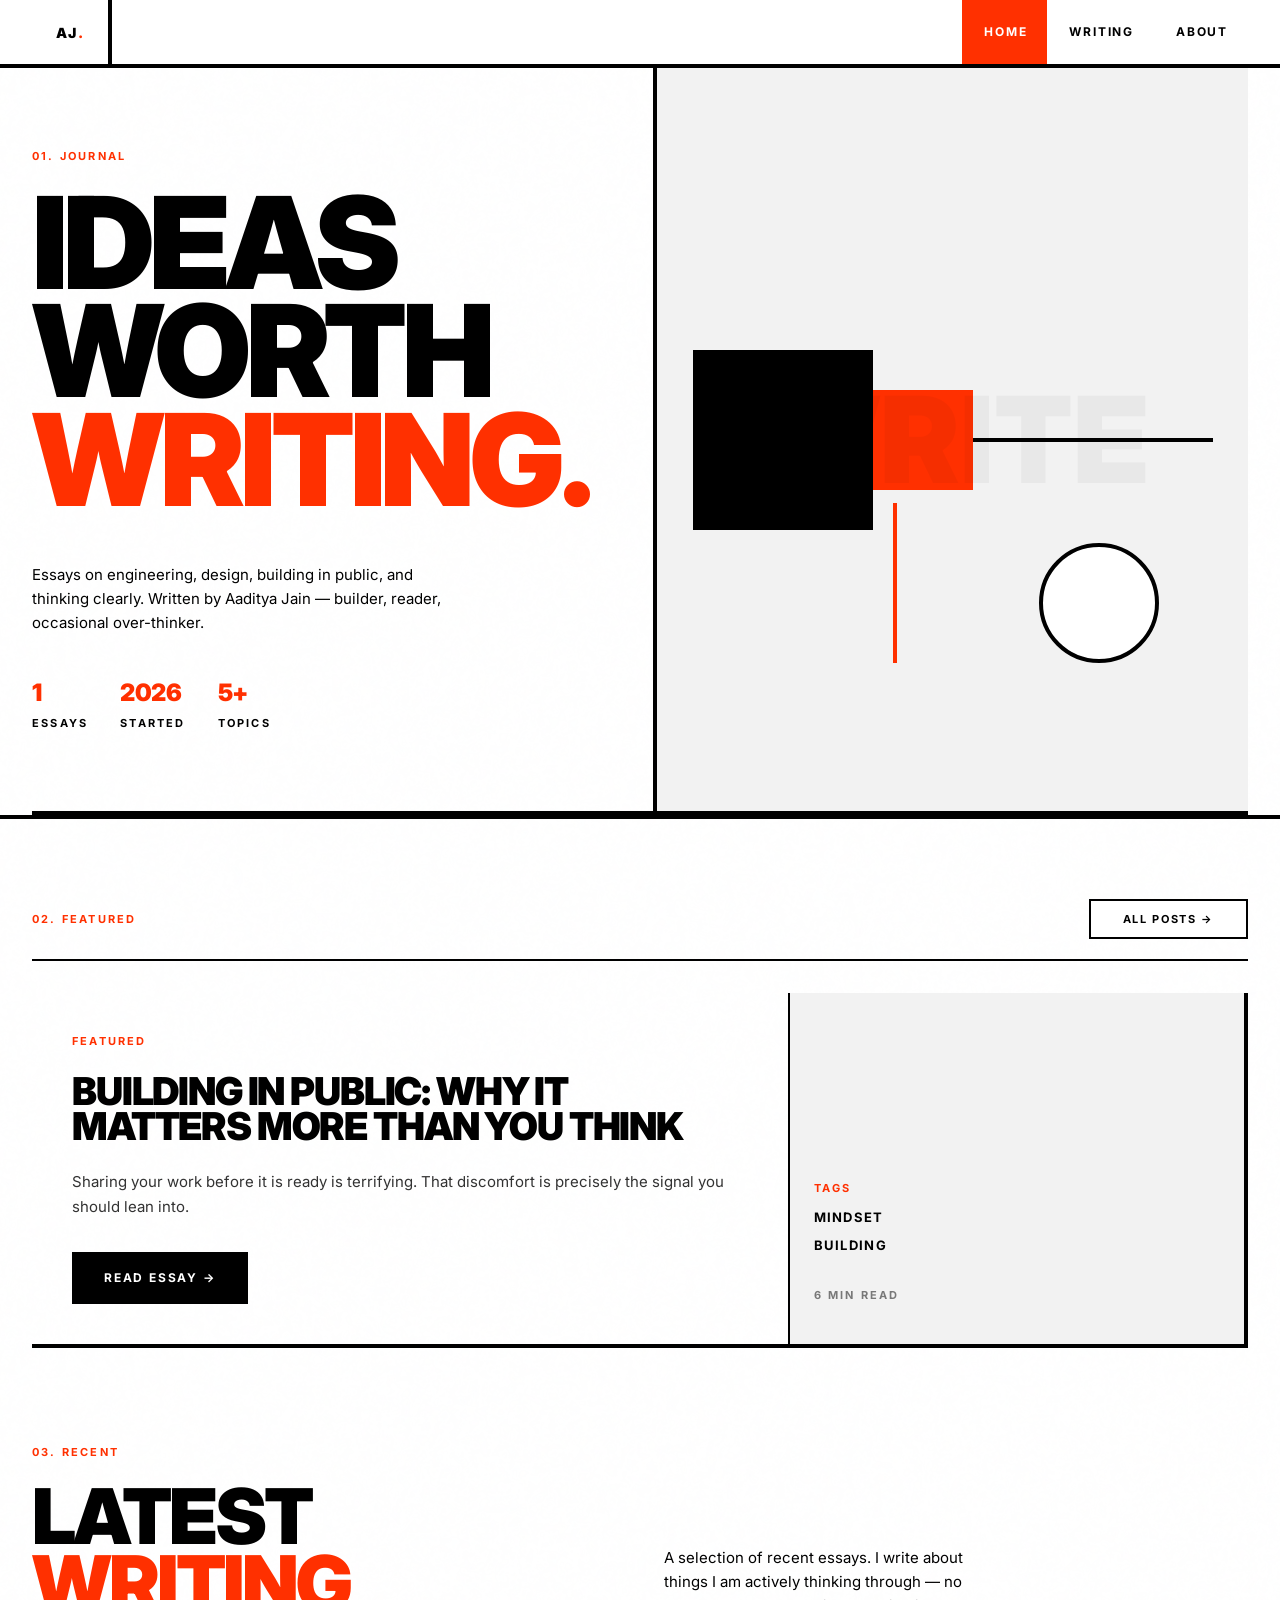
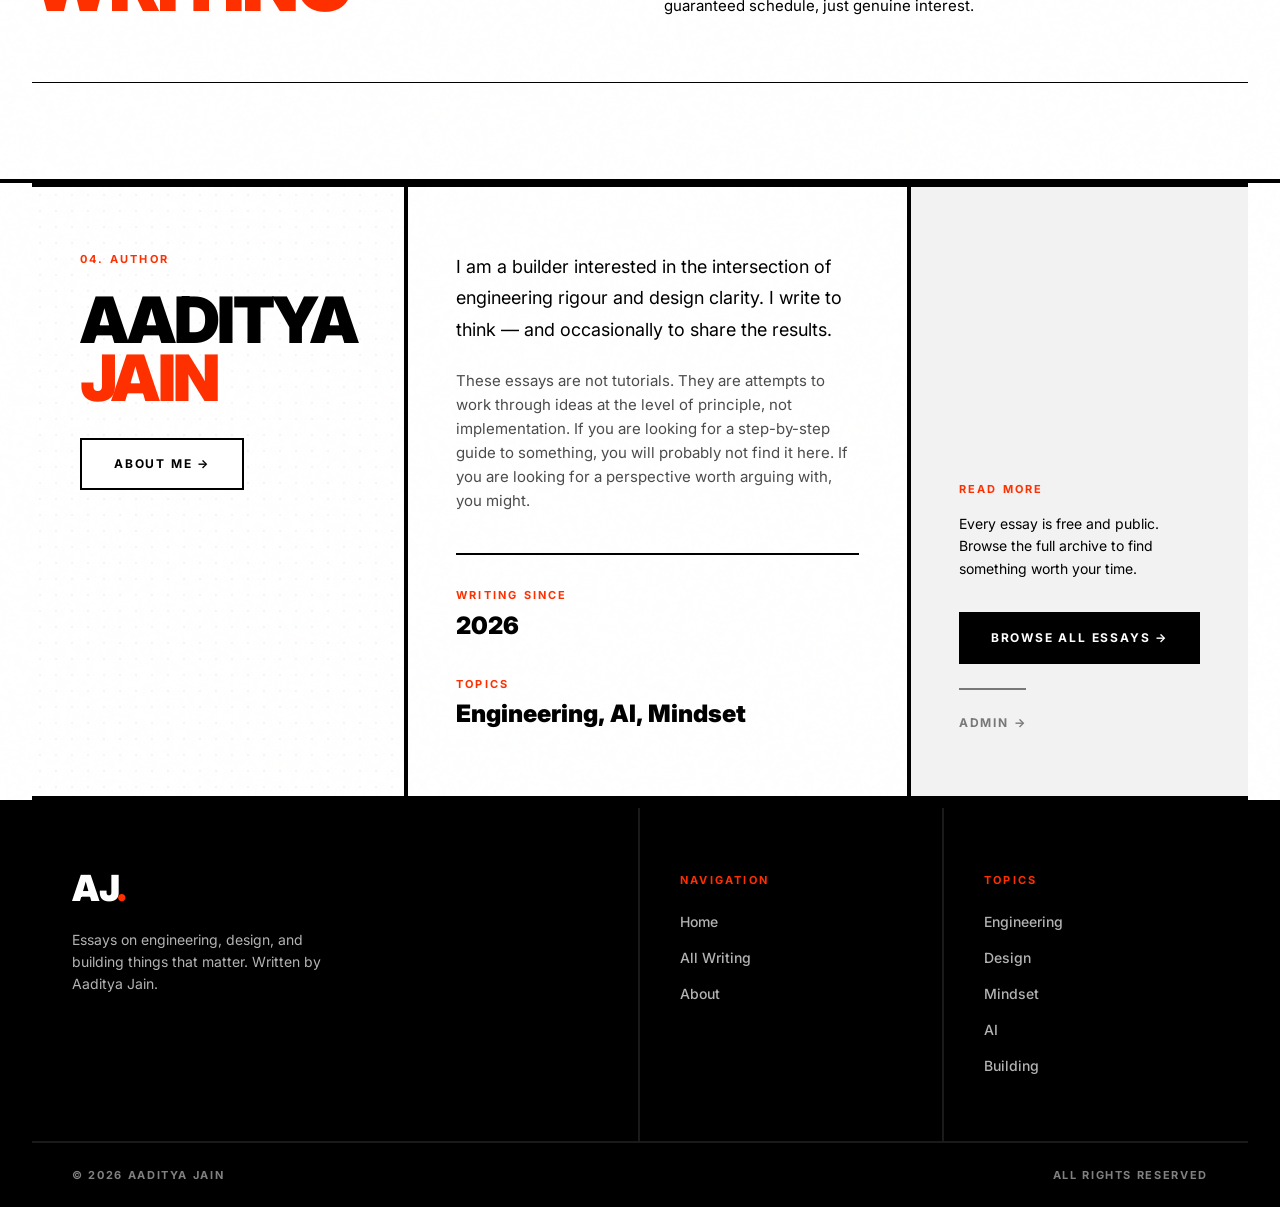
<file: index.html>
<!DOCTYPE html>
<html lang="en">

<head>
  <meta charset="UTF-8" />
  <meta name="viewport" content="width=device-width, initial-scale=1.0" />
  <meta name="description"
    content="Aaditya Jain's personal blog — essays on engineering, design, and building things that matter." />
  <title>AJ — Aaditya Jain's Blog</title>
  <link rel="preconnect" href="https://fonts.googleapis.com" />
  <link rel="preconnect" href="https://fonts.gstatic.com" crossorigin />
  <link href="https://fonts.googleapis.com/css2?family=Inter:wght@400;500;700;900&display=block" rel="stylesheet" />
  <link rel="stylesheet" href="css/style.css" />
  <style>
    body {
      background-image: url("data:image/svg+xml,%3Csvg viewBox='0 0 200 200' xmlns='http://www.w3.org/2000/svg'%3E%3Cfilter id='n'%3E%3CfeTurbulence type='fractalNoise' baseFrequency='0.65' numOctaves='3' stitchTiles='stitch'/%3E%3C/filter%3E%3Crect width='100%25' height='100%25' filter='url(%23n)' opacity='0.015'/%3E%3C/svg%3E");
    }
  </style>
</head>

<body>

  <!-- ── Navigation ────────────────────────────────────────────────── -->
  <nav>
    <div class="container">
      <div class="nav-inner">
        <a href="index.html" class="nav-logo">AJ<span style="color:var(--accent);">.</span></a>
        <ul class="nav-links">
          <li><a href="index.html">Home</a></li>
          <li><a href="blog.html">Writing</a></li>
          <li><a href="about.html">About</a></li>
        </ul>
        <button class="nav-mobile-toggle" id="mobile-toggle" aria-label="Toggle menu">☰</button>
      </div>
      <div class="nav-mobile-menu" id="mobile-menu">
        <a href="index.html">Home</a>
        <a href="blog.html">Writing</a>
        <a href="about.html">About</a>
      </div>
    </div>
  </nav>

  <!-- ── Hero ──────────────────────────────────────────────────────── -->
  <div class="container">
    <section class="hero">
      <div class="hero-left">
        <div>
          <span class="section-number">01. Journal</span>
          <h1 class="hero-display">
            Ideas<br />
            Worth<br />
            <span class="accent">Writing.</span>
          </h1>
          <p class="hero-sub">
            Essays on engineering, design, building in public, and thinking clearly. Written by Aaditya Jain — builder,
            reader, occasional over-thinker.
          </p>
        </div>
        <div class="hero-meta">
          <div class="hero-meta-item">
            <span id="post-stat">6</span>
            Essays
          </div>
          <div class="hero-meta-item">
            <span>2026</span>
            Started
          </div>
          <div class="hero-meta-item">
            <span>5+</span>
            Topics
          </div>
        </div>
      </div>
      <div class="hero-right swiss-grid-pattern">
        <div class="hero-composition">
          <div class="comp-text">WRITE</div>
          <div class="comp-block-1"></div>
          <div class="comp-block-2"></div>
          <div class="comp-block-3"></div>
          <div class="comp-circle"></div>
          <!-- Red accent line -->
          <div style="position:absolute;width:4px;height:160px;background:var(--accent);bottom:20%;left:40%;"></div>
        </div>
      </div>
    </section>
  </div>

  <div class="divider"></div>

  <!-- ── Featured Post ─────────────────────────────────────────────── -->
  <section style="padding: 80px 0 0;">
    <div class="container">
      <div
        style="display:flex;align-items:center;justify-content:space-between;margin-bottom:32px;padding-bottom:20px;border-bottom:2px solid #000;">
        <span class="section-number" style="margin-bottom:0;">02. Featured</span>
        <a href="blog.html" class="btn btn-secondary" style="height:40px;font-size:11px;">All Posts →</a>
      </div>
      <div id="featured-post"></div>
    </div>
  </section>

  <!-- ── Recent Posts ───────────────────────────────────────────────── -->
  <section class="section">
    <div class="container">
      <div class="section-header">
        <div>
          <span class="section-number">03. Recent</span>
          <h2 class="section-title">Latest<br /><span class="text-accent">Writing</span></h2>
        </div>
        <div style="display:flex;align-items:flex-end;">
          <p style="font-size:15px;line-height:1.6;max-width:340px;">A selection of recent essays. I write about things
            I am actively thinking through — no guaranteed schedule, just genuine interest.</p>
        </div>
      </div>
      <div class="divider-thin" style="margin-bottom:0;"></div>
      <div class="posts-grid" id="recent-posts"></div>
    </div>
  </section>

  <div class="divider"></div>

  <!-- ── About Strip ────────────────────────────────────────────────── -->
  <section>
    <div class="container">
      <div class="about-strip">
        <div class="swiss-dots">
          <span class="section-number">04. Author</span>
          <div
            style="font-size:clamp(40px,5vw,64px);font-weight:900;text-transform:uppercase;letter-spacing:-0.04em;line-height:.9;margin-bottom:24px;">
            Aaditya<br /><span class="text-accent">Jain</span>
          </div>
          <a href="about.html" class="btn btn-secondary" style="margin-top:8px;">About Me →</a>
        </div>
        <div>
          <p style="font-size:18px;line-height:1.75;margin-bottom:24px;font-weight:400;">
            I am a builder interested in the intersection of engineering rigour and design clarity. I write to think —
            and occasionally to share the results.
          </p>
          <p style="font-size:15px;line-height:1.6;opacity:.7;font-weight:400;">
            These essays are not tutorials. They are attempts to work through ideas at the level of principle, not
            implementation. If you are looking for a step-by-step guide to something, you will probably not find it
            here. If you are looking for a perspective worth arguing with, you might.
          </p>
          <div style="margin-top:40px;padding-top:32px;border-top:2px solid #000;display:flex;gap:32px;flex-wrap:wrap;">
            <div>
              <div class="label label-accent">Writing since</div>
              <div style="font-size:24px;font-weight:900;margin-top:4px;">2026</div>
            </div>
            <div>
              <div class="label label-accent">Topics</div>
              <div style="font-size:24px;font-weight:900;margin-top:4px;">Engineering, AI, Mindset</div>
            </div>
          </div>
        </div>
        <div class="bg-muted swiss-diagonal"
          style="display:flex;flex-direction:column;align-items:flex-start;justify-content:flex-end;">
          <div class="label label-accent" style="margin-bottom:16px;">Read More</div>
          <p style="font-size:14px;line-height:1.6;margin-bottom:32px;font-weight:400;">Every essay is free and public.
            Browse the full archive to find something worth your time.</p>
          <a href="blog.html" class="btn btn-primary" style="width:100%;justify-content:center;">Browse All Essays →</a>
          <div
            style="margin-top:24px;padding-top:24px;border-top:2px solid #000;font-size:12px;font-weight:700;text-transform:uppercase;letter-spacing:.15em;opacity:.5;">
            <a href="admin.html" style="color:inherit;transition:opacity .15s;" onmouseover="this.style.opacity=1"
              onmouseout="this.style.opacity=.5">Admin →</a>
          </div>
        </div>
      </div>
    </div>
  </section>

  <div class="divider"></div>

  <!-- ── Footer ─────────────────────────────────────────────────────── -->
  <footer>
    <div class="container">
      <div class="footer-top">
        <div class="footer-col">
          <div class="footer-logo">AJ<span>.</span></div>
          <p class="footer-desc">Essays on engineering, design, and building things that matter. Written by Aaditya
            Jain.</p>
        </div>
        <div class="footer-col">
          <div class="footer-col-title">Navigation</div>
          <ul class="footer-links">
            <li><a href="index.html">Home</a></li>
            <li><a href="blog.html">All Writing</a></li>
            <li><a href="about.html">About</a></li>
          </ul>
        </div>
        <div class="footer-col">
          <div class="footer-col-title">Topics</div>
          <ul class="footer-links">
            <li><a href="blog.html?tag=Engineering">Engineering</a></li>
            <li><a href="blog.html?tag=Design">Design</a></li>
            <li><a href="blog.html?tag=Mindset">Mindset</a></li>
            <li><a href="blog.html?tag=AI">AI</a></li>
            <li><a href="blog.html?tag=Building">Building</a></li>
          </ul>
        </div>
      </div>
      <div class="footer-bottom">
        <span>© 2026 Aaditya Jain</span>
        <span>All rights reserved</span>
      </div>
    </div>
  </footer>

  <script src="js/data.js"></script>
  <script src="js/main.js"></script>

</body>

</html>
</file>
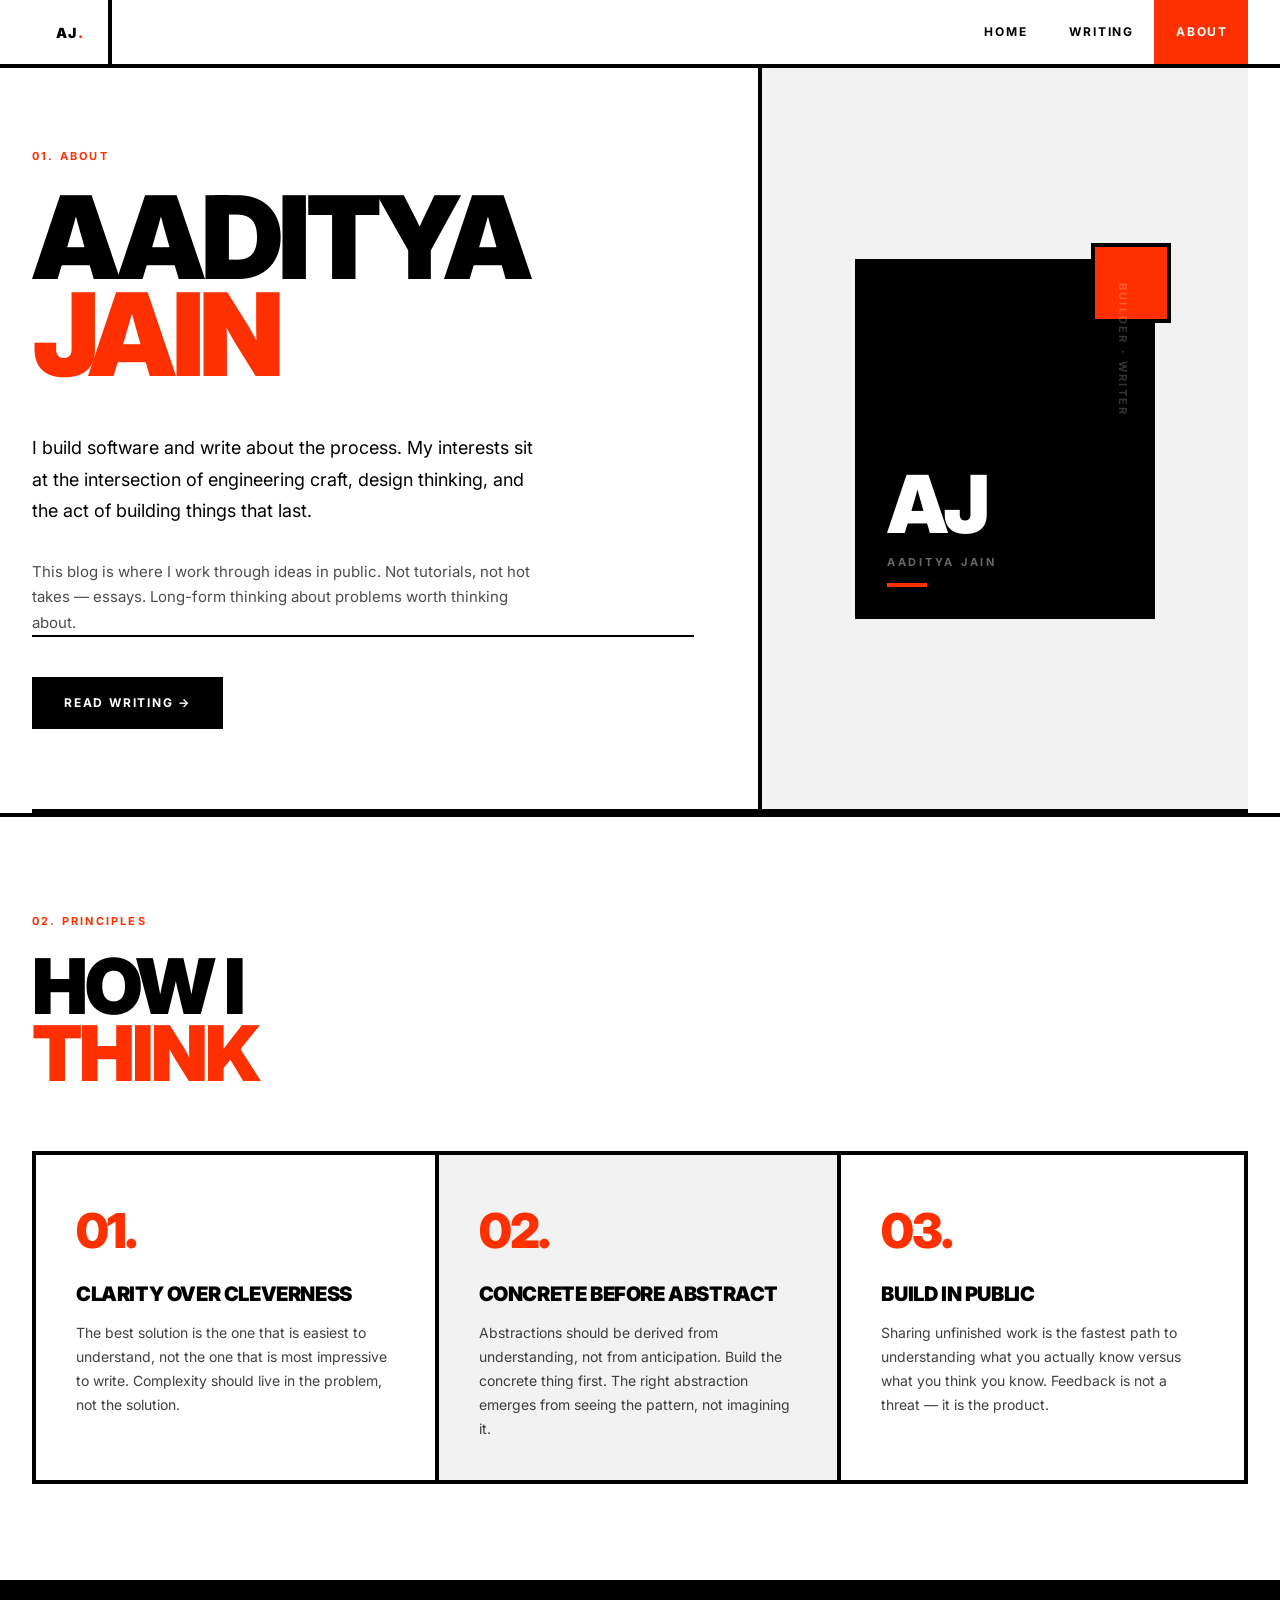
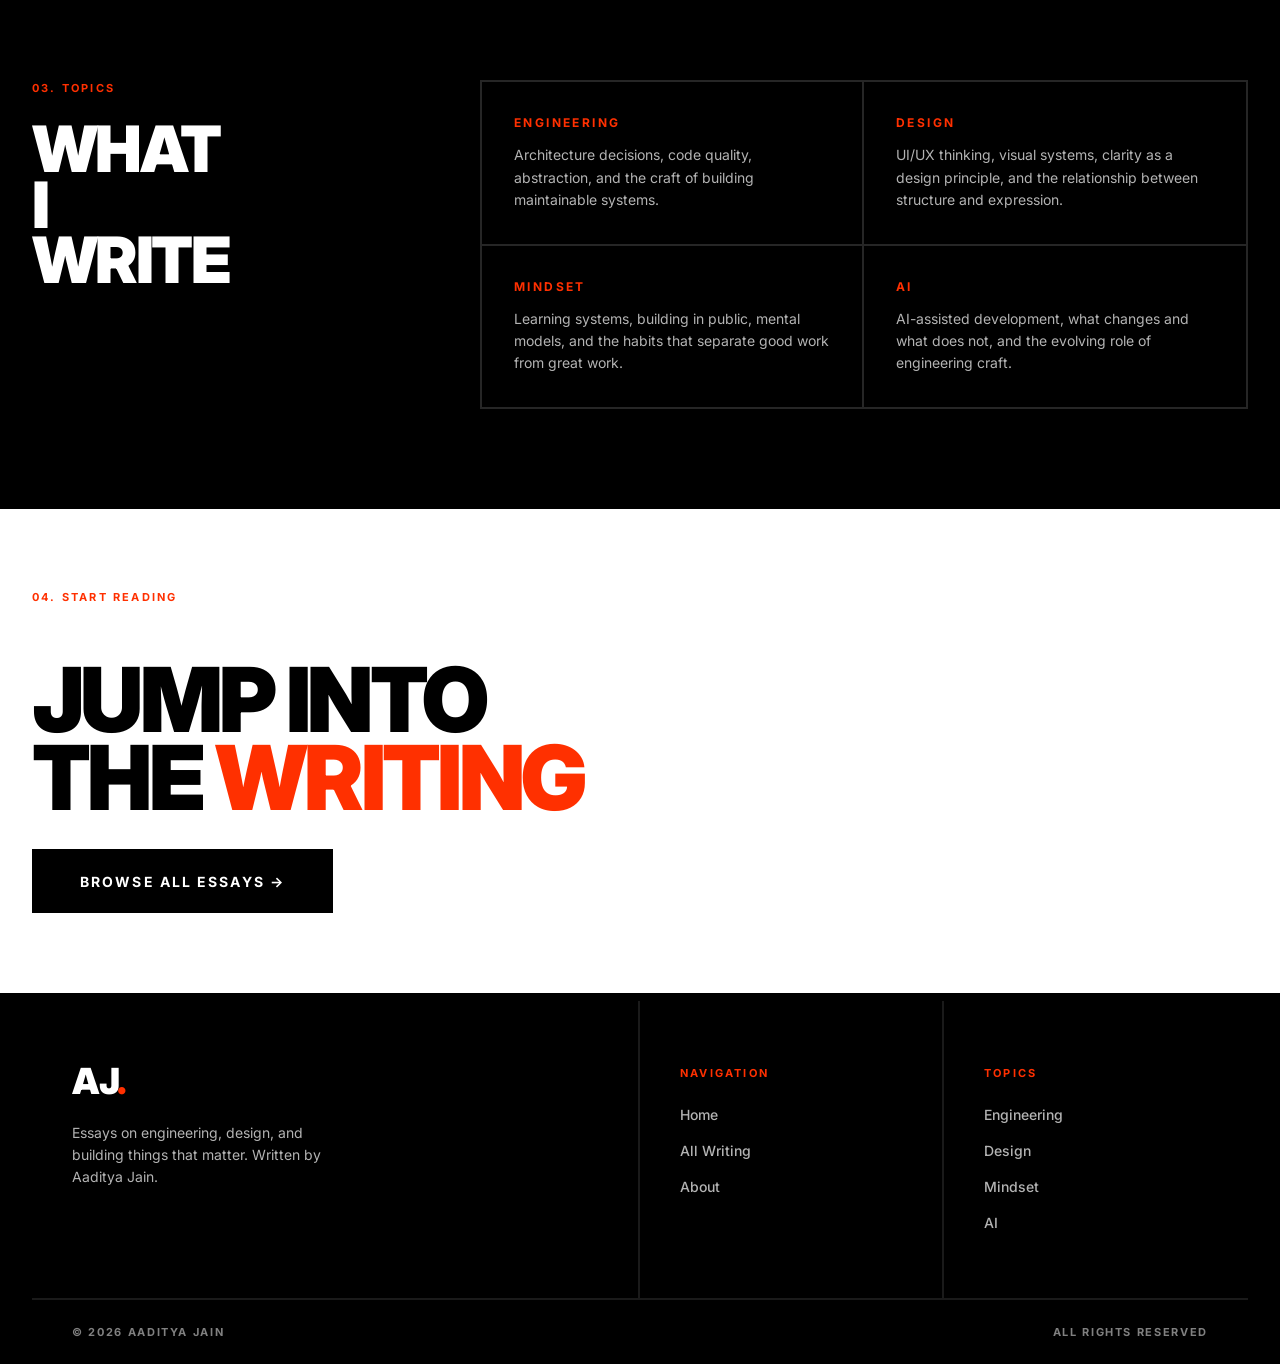
<file: about.html>
<!DOCTYPE html>
<html lang="en">
<head>
  <meta charset="UTF-8" />
  <meta name="viewport" content="width=device-width, initial-scale=1.0" />
  <meta name="description" content="About Aaditya Jain — builder, engineer, and writer." />
  <title>About — AJ Blog</title>
  <link rel="preconnect" href="https://fonts.googleapis.com" />
  <link rel="preconnect" href="https://fonts.gstatic.com" crossorigin />
  <link href="https://fonts.googleapis.com/css2?family=Inter:wght@400;500;700;900&display=block" rel="stylesheet" />
  <link rel="stylesheet" href="css/style.css" />
</head>
<body>

<!-- ── Navigation ────────────────────────────────────────────────── -->
<nav>
  <div class="container">
    <div class="nav-inner">
      <a href="index.html" class="nav-logo">AJ<span style="color:var(--accent);">.</span></a>
      <ul class="nav-links">
        <li><a href="index.html">Home</a></li>
        <li><a href="blog.html">Writing</a></li>
        <li><a href="about.html">About</a></li>
      </ul>
      <button class="nav-mobile-toggle" id="mobile-toggle" aria-label="Toggle menu">☰</button>
    </div>
    <div class="nav-mobile-menu" id="mobile-menu">
      <a href="index.html">Home</a>
      <a href="blog.html">Writing</a>
      <a href="about.html">About</a>
    </div>
  </div>
</nav>

<!-- ── Hero ──────────────────────────────────────────────────────── -->
<div class="container">
  <div class="about-hero">
    <div class="about-hero-left">
      <div>
        <span class="section-number">01. About</span>
        <h1 style="font-size:clamp(64px,9vw,140px);font-weight:900;text-transform:uppercase;letter-spacing:-0.04em;line-height:.85;margin-bottom:48px;">
          Aaditya<br /><span class="text-accent">Jain</span>
        </h1>
        <p style="font-size:18px;line-height:1.75;max-width:520px;margin-bottom:32px;">
          I build software and write about the process. My interests sit at the intersection of engineering craft, design thinking, and the act of building things that last.
        </p>
        <p style="font-size:15px;line-height:1.7;max-width:520px;opacity:.7;">
          This blog is where I work through ideas in public. Not tutorials, not hot takes — essays. Long-form thinking about problems worth thinking about.
        </p>
      </div>
      <div style="display:flex;gap:24px;flex-wrap:wrap;padding-top:40px;border-top:2px solid #000;">
        <a href="blog.html" class="btn btn-primary">Read Writing →</a>
      </div>
    </div>
    <div class="about-hero-right swiss-grid-pattern">
      <!-- Swiss geometric composition -->
      <div style="position:relative;width:300px;height:360px;">
        <!-- Large black rect -->
        <div style="position:absolute;inset:0;background:#000;"></div>
        <!-- Accent square top-right -->
        <div style="position:absolute;top:-16px;right:-16px;width:80px;height:80px;background:#FF3000;border:4px solid #000;"></div>
        <!-- White initials block -->
        <div style="position:absolute;bottom:32px;left:32px;right:32px;">
          <div style="font-size:80px;font-weight:900;color:#fff;letter-spacing:-.06em;line-height:.85;">AJ</div>
          <div style="font-size:11px;font-weight:700;text-transform:uppercase;letter-spacing:.25em;color:rgba(255,255,255,.4);margin-top:16px;">Aaditya Jain</div>
          <div style="width:40px;height:4px;background:#FF3000;margin-top:12px;"></div>
        </div>
        <!-- Decorative grid overlay text -->
        <div style="position:absolute;top:24px;right:24px;font-size:11px;font-weight:700;color:rgba(255,255,255,.2);text-transform:uppercase;letter-spacing:.2em;writing-mode:vertical-rl;">Builder · Writer</div>
      </div>
    </div>
  </div>
</div>

<div class="divider"></div>

<!-- ── Principles ─────────────────────────────────────────────────── -->
<section class="section">
  <div class="container">
    <span class="section-number">02. Principles</span>
    <h2 class="section-title" style="margin-bottom:64px;">How I<br /><span class="text-accent">Think</span></h2>
    <div style="display:grid;grid-template-columns:repeat(3,1fr);border:4px solid #000;" class="principles-grid">
      <div style="padding:40px;border-right:4px solid #000;">
        <div style="font-size:48px;font-weight:900;color:var(--accent);letter-spacing:-0.04em;margin-bottom:16px;">01.</div>
        <h3 style="font-size:20px;font-weight:900;text-transform:uppercase;letter-spacing:-0.02em;margin-bottom:16px;line-height:1.1;">Clarity over cleverness</h3>
        <p style="font-size:14px;line-height:1.7;opacity:.75;font-weight:400;">The best solution is the one that is easiest to understand, not the one that is most impressive to write. Complexity should live in the problem, not the solution.</p>
      </div>
      <div style="padding:40px;border-right:4px solid #000;background:var(--muted);">
        <div style="font-size:48px;font-weight:900;color:var(--accent);letter-spacing:-0.04em;margin-bottom:16px;">02.</div>
        <h3 style="font-size:20px;font-weight:900;text-transform:uppercase;letter-spacing:-0.02em;margin-bottom:16px;line-height:1.1;">Concrete before abstract</h3>
        <p style="font-size:14px;line-height:1.7;opacity:.75;font-weight:400;">Abstractions should be derived from understanding, not from anticipation. Build the concrete thing first. The right abstraction emerges from seeing the pattern, not imagining it.</p>
      </div>
      <div style="padding:40px;">
        <div style="font-size:48px;font-weight:900;color:var(--accent);letter-spacing:-0.04em;margin-bottom:16px;">03.</div>
        <h3 style="font-size:20px;font-weight:900;text-transform:uppercase;letter-spacing:-0.02em;margin-bottom:16px;line-height:1.1;">Build in public</h3>
        <p style="font-size:14px;line-height:1.7;opacity:.75;font-weight:400;">Sharing unfinished work is the fastest path to understanding what you actually know versus what you think you know. Feedback is not a threat — it is the product.</p>
      </div>
    </div>
    <style>@media(max-width:768px){.principles-grid{grid-template-columns:1fr !important;} .principles-grid>div{border-right:none !important;border-bottom:4px solid #000;} .principles-grid>div:last-child{border-bottom:none;}}</style>
  </div>
</section>

<div class="divider"></div>

<!-- ── What I Write About ─────────────────────────────────────────── -->
<section class="section" style="background:var(--fg);color:var(--bg);">
  <div class="container">
    <div style="display:grid;grid-template-columns:1fr 2fr;gap:64px;align-items:start;">
      <div>
        <span class="section-number" style="color:var(--accent);">03. Topics</span>
        <h2 style="font-size:clamp(40px,5vw,72px);font-weight:900;text-transform:uppercase;letter-spacing:-0.04em;line-height:.87;">What<br />I<br />Write</h2>
      </div>
      <div style="display:grid;grid-template-columns:1fr 1fr;gap:0;border:2px solid rgba(255,255,255,.15);">
        <div style="padding:32px;border-right:2px solid rgba(255,255,255,.15);border-bottom:2px solid rgba(255,255,255,.15);">
          <div style="font-size:12px;font-weight:700;text-transform:uppercase;letter-spacing:.2em;color:var(--accent);margin-bottom:12px;">Engineering</div>
          <p style="font-size:14px;line-height:1.6;opacity:.7;font-weight:400;">Architecture decisions, code quality, abstraction, and the craft of building maintainable systems.</p>
        </div>
        <div style="padding:32px;border-bottom:2px solid rgba(255,255,255,.15);">
          <div style="font-size:12px;font-weight:700;text-transform:uppercase;letter-spacing:.2em;color:var(--accent);margin-bottom:12px;">Design</div>
          <p style="font-size:14px;line-height:1.6;opacity:.7;font-weight:400;">UI/UX thinking, visual systems, clarity as a design principle, and the relationship between structure and expression.</p>
        </div>
        <div style="padding:32px;border-right:2px solid rgba(255,255,255,.15);">
          <div style="font-size:12px;font-weight:700;text-transform:uppercase;letter-spacing:.2em;color:var(--accent);margin-bottom:12px;">Mindset</div>
          <p style="font-size:14px;line-height:1.6;opacity:.7;font-weight:400;">Learning systems, building in public, mental models, and the habits that separate good work from great work.</p>
        </div>
        <div style="padding:32px;">
          <div style="font-size:12px;font-weight:700;text-transform:uppercase;letter-spacing:.2em;color:var(--accent);margin-bottom:12px;">AI</div>
          <p style="font-size:14px;line-height:1.6;opacity:.7;font-weight:400;">AI-assisted development, what changes and what does not, and the evolving role of engineering craft.</p>
        </div>
      </div>
    </div>
  </div>
</section>

<div class="divider"></div>

<!-- ── CTA ────────────────────────────────────────────────────────── -->
<section style="padding:80px 0;">
  <div class="container" style="display:flex;flex-direction:column;align-items:flex-start;gap:32px;">
    <span class="section-number">04. Start Reading</span>
    <h2 style="font-size:clamp(48px,7vw,112px);font-weight:900;text-transform:uppercase;letter-spacing:-0.04em;line-height:.87;max-width:900px;">
      Jump into<br/>the <span class="text-accent">writing</span>
    </h2>
    <a href="blog.html" class="btn btn-primary" style="height:64px;font-size:14px;padding:0 48px;">Browse All Essays →</a>
  </div>
</section>

<div class="divider"></div>

<!-- ── Footer ─────────────────────────────────────────────────────── -->
<footer>
  <div class="container">
    <div class="footer-top">
      <div class="footer-col">
        <div class="footer-logo">AJ<span>.</span></div>
        <p class="footer-desc">Essays on engineering, design, and building things that matter. Written by Aaditya Jain.</p>
      </div>
      <div class="footer-col">
        <div class="footer-col-title">Navigation</div>
        <ul class="footer-links">
          <li><a href="index.html">Home</a></li>
          <li><a href="blog.html">All Writing</a></li>
          <li><a href="about.html">About</a></li>
        </ul>
      </div>
      <div class="footer-col">
        <div class="footer-col-title">Topics</div>
        <ul class="footer-links">
          <li><a href="blog.html?tag=Engineering">Engineering</a></li>
          <li><a href="blog.html?tag=Design">Design</a></li>
          <li><a href="blog.html?tag=Mindset">Mindset</a></li>
          <li><a href="blog.html?tag=AI">AI</a></li>
        </ul>
      </div>
    </div>
    <div class="footer-bottom">
      <span>© 2026 Aaditya Jain</span>
      <span>All rights reserved</span>
    </div>
  </div>
</footer>

<script src="js/data.js"></script>
<script src="js/main.js"></script>
</body>
</html>
</file>
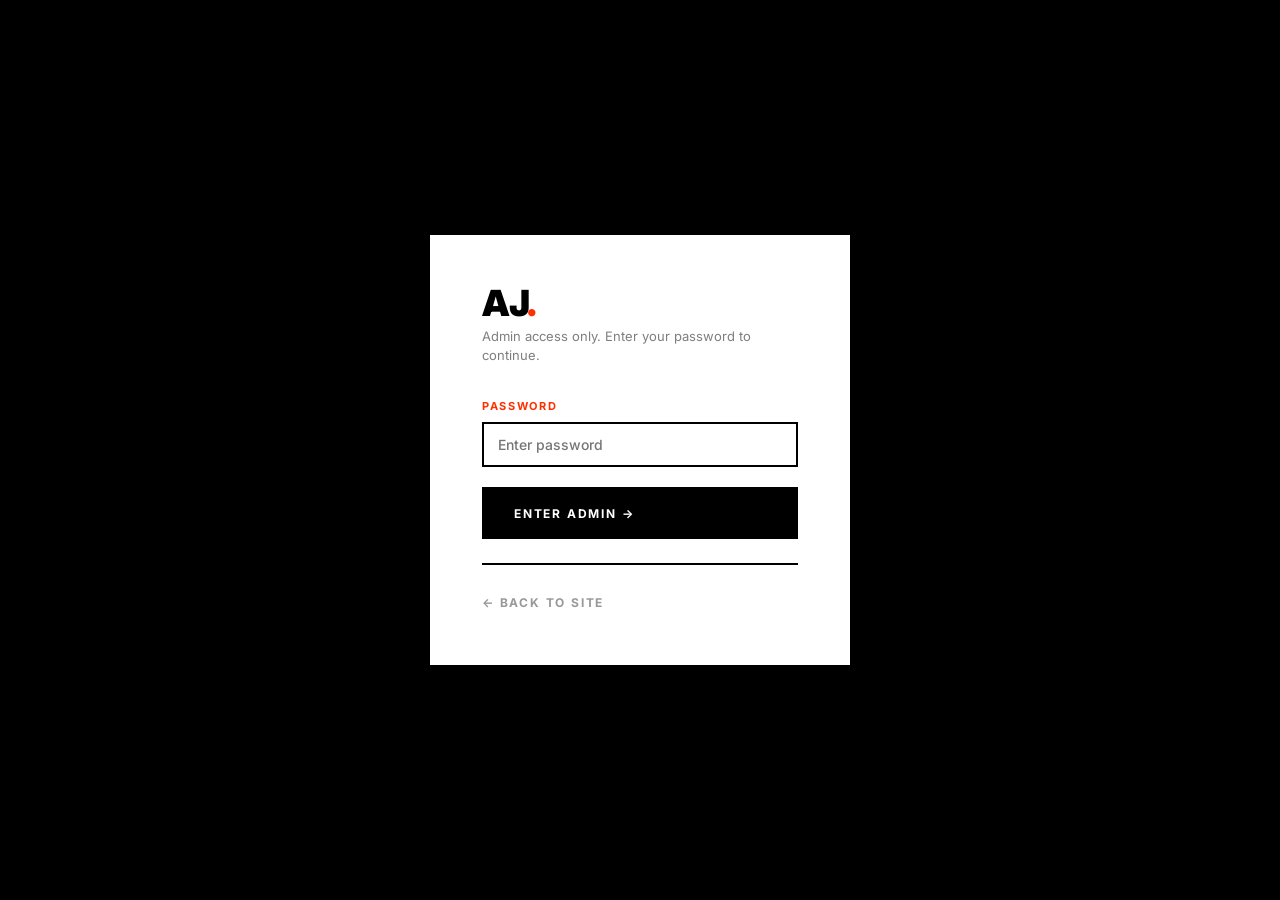
<file: admin.html>
<!DOCTYPE html>
<html lang="en">

<head>
  <meta charset="UTF-8" />
  <meta name="viewport" content="width=device-width,initial-scale=1.0" />
  <meta name="robots" content="noindex,nofollow" />
  <title>Admin — AJ Blog</title>
  <link rel="preconnect" href="https://fonts.googleapis.com" />
  <link href="https://fonts.googleapis.com/css2?family=Inter:wght@400;500;700;900&display=block" rel="stylesheet" />
  <link rel="stylesheet" href="css/style.css" />
  <style>
    /* ── Admin-specific ─────────────────────────────── */
    .admin-wrap {
      max-width: 1100px;
      margin: 0 auto;
      padding: 0 32px 120px;
    }

    .admin-topbar {
      display: flex;
      align-items: center;
      justify-content: space-between;
      padding: 20px 0;
      border-bottom: 4px solid #000;
      margin-bottom: 48px;
      flex-wrap: wrap;
      gap: 16px;
    }

    .admin-topbar h1 {
      font-size: 28px;
      font-weight: 900;
      text-transform: uppercase;
      letter-spacing: -.03em;
    }

    .admin-topbar-actions {
      display: flex;
      gap: 12px;
      flex-wrap: wrap;
    }

    /* Post list table */
    .post-table {
      width: 100%;
      border: 4px solid #000;
      border-collapse: collapse;
    }

    .post-table th,
    .post-table td {
      padding: 16px 20px;
      border-bottom: 2px solid #000;
      text-align: left;
    }

    .post-table th {
      font-size: 11px;
      font-weight: 700;
      text-transform: uppercase;
      letter-spacing: .2em;
      background: #000;
      color: #fff;
    }

    .post-table tr:last-child td {
      border-bottom: none;
    }

    .post-table tr:hover td {
      background: #F2F2F2;
    }

    .post-table td {
      font-size: 14px;
      font-weight: 500;
      vertical-align: middle;
    }

    .post-table .tag-pill {
      font-size: 10px;
      font-weight: 700;
      text-transform: uppercase;
      letter-spacing: .1em;
      padding: 3px 8px;
      border: 2px solid #000;
      display: inline-block;
      margin-right: 4px;
    }

    .post-table .featured-star {
      color: #FF3000;
      font-weight: 900;
    }

    .post-actions {
      display: flex;
      gap: 8px;
    }

    /* Form overlay */
    .overlay {
      display: none;
      position: fixed;
      inset: 0;
      background: rgba(0, 0, 0, .7);
      z-index: 200;
      align-items: center;
      justify-content: center;
      padding: 24px;
    }

    .overlay.open {
      display: flex;
    }

    .form-panel {
      background: #fff;
      border: 4px solid #000;
      width: 100%;
      max-width: 780px;
      max-height: 90vh;
      overflow-y: auto;
      display: flex;
      flex-direction: column;
    }

    .form-header {
      padding: 24px 28px;
      border-bottom: 4px solid #000;
      display: flex;
      align-items: center;
      justify-content: space-between;
      position: sticky;
      top: 0;
      background: #fff;
      z-index: 10;
    }

    .form-header h2 {
      font-size: 18px;
      font-weight: 900;
      text-transform: uppercase;
      letter-spacing: -.02em;
    }

    .form-body {
      padding: 28px;
      display: flex;
      flex-direction: column;
      gap: 20px;
    }

    .form-row {
      display: grid;
      grid-template-columns: 1fr 1fr;
      gap: 16px;
    }

    .form-group {
      display: flex;
      flex-direction: column;
      gap: 8px;
    }

    .form-group label {
      font-size: 11px;
      font-weight: 700;
      text-transform: uppercase;
      letter-spacing: .15em;
      color: #FF3000;
    }

    .form-group input,
    .form-group textarea,
    .form-group select {
      font-family: 'Inter', sans-serif;
      font-size: 14px;
      font-weight: 500;
      border: 2px solid #000;
      padding: 12px 14px;
      background: #fff;
      outline: none;
      transition: border-color .15s;
    }

    .form-group input:focus,
    .form-group textarea:focus {
      border-color: #FF3000;
    }

    .form-group textarea {
      resize: vertical;
      min-height: 120px;
      line-height: 1.6;
    }

    .form-group textarea.content-area {
      min-height: 280px;
      font-family: 'Courier New', monospace;
      font-size: 13px;
    }

    .form-group .hint {
      font-size: 11px;
      opacity: .5;
      font-weight: 400;
    }

    .form-check {
      display: flex;
      align-items: center;
      gap: 10px;
    }

    .form-check input[type=checkbox] {
      width: 18px;
      height: 18px;
      accent-color: #FF3000;
      cursor: pointer;
    }

    .form-footer {
      padding: 20px 28px;
      border-top: 4px solid #000;
      display: flex;
      justify-content: flex-end;
      gap: 12px;
      position: sticky;
      bottom: 0;
      background: #fff;
    }

    /* Login screen */
    .login-screen {
      min-height: 100vh;
      display: flex;
      align-items: center;
      justify-content: center;
      background: #000;
      padding: 24px;
    }

    .login-box {
      background: #fff;
      border: 4px solid #fff;
      width: 100%;
      max-width: 420px;
      padding: 48px;
    }

    .login-box h1 {
      font-size: 36px;
      font-weight: 900;
      text-transform: uppercase;
      letter-spacing: -.04em;
      margin-bottom: 8px;
    }

    .login-box p {
      font-size: 13px;
      opacity: .5;
      margin-bottom: 32px;
    }

    .login-error {
      font-size: 12px;
      font-weight: 700;
      color: #FF3000;
      margin-top: 12px;
      display: none;
    }

    /* Confirm dialog */
    .confirm-overlay {
      display: none;
      position: fixed;
      inset: 0;
      background: rgba(0, 0, 0, .8);
      z-index: 300;
      align-items: center;
      justify-content: center;
      padding: 24px;
    }

    .confirm-overlay.open {
      display: flex;
    }

    .confirm-box {
      background: #fff;
      border: 4px solid #000;
      padding: 40px;
      max-width: 420px;
      width: 100%;
    }

    .confirm-box h3 {
      font-size: 20px;
      font-weight: 900;
      text-transform: uppercase;
      letter-spacing: -.02em;
      margin-bottom: 12px;
    }

    .confirm-box p {
      font-size: 14px;
      opacity: .7;
      margin-bottom: 28px;
      line-height: 1.6;
    }

    .confirm-actions {
      display: flex;
      gap: 12px;
    }

    /* Toast */
    .toast {
      position: fixed;
      bottom: 32px;
      right: 32px;
      z-index: 400;
      padding: 16px 24px;
      background: #000;
      color: #fff;
      font-size: 13px;
      font-weight: 700;
      text-transform: uppercase;
      letter-spacing: .1em;
      border: 2px solid #000;
      transform: translateY(80px);
      opacity: 0;
      transition: transform .2s ease-out, opacity .2s ease-out;
    }

    .toast.show {
      transform: translateY(0);
      opacity: 1;
    }

    .toast.success {
      background: #000;
      border-left: 4px solid #FF3000;
    }

    .toast.error {
      background: #FF3000;
      color: #fff;
    }

    @media(max-width:640px) {
      .form-row {
        grid-template-columns: 1fr;
      }

      .admin-wrap {
        padding: 0 16px 80px;
      }
    }
  </style>
</head>

<body>

  <!-- ── Login Screen ───────────────────────────────────────────────── -->
  <div id="login-screen" class="login-screen">
    <div class="login-box">
      <h1>AJ<span style="color:#FF3000;">.</span></h1>
      <p>Admin access only. Enter your password to continue.</p>
      <div class="form-group">
        <label>Password</label>
        <input type="password" id="login-password" placeholder="Enter password" autocomplete="off"
          onkeydown="if(event.key==='Enter') doLogin()" />
      </div>
      <div class="login-error" id="login-error">Incorrect password. Try again.</div>
      <button class="btn btn-primary" style="width:100%;margin-top:20px;" onclick="doLogin()">Enter Admin →</button>
      <div style="margin-top:24px;padding-top:24px;border-top:2px solid #000;">
        <a href="index.html"
          style="font-size:12px;font-weight:700;text-transform:uppercase;letter-spacing:.15em;opacity:.4;transition:opacity .15s;"
          onmouseover="this.style.opacity=1" onmouseout="this.style.opacity=.4">← Back to site</a>
      </div>
    </div>
  </div>

  <!-- ── Admin Panel ────────────────────────────────────────────────── -->
  <div id="admin-panel" style="display:none;">
    <nav>
      <div class="container">
        <div class="nav-inner">
          <a href="index.html" class="nav-logo">AJ<span style="color:var(--accent);">.</span></a>
          <ul class="nav-links">
            <li><a href="index.html">← View Site</a></li>
          </ul>
          <button onclick="doLogout()" class="btn btn-secondary"
            style="height:64px;border-radius:0;border-top:none;border-bottom:none;border-right:none;font-size:11px;">Logout</button>
        </div>
      </div>
    </nav>

    <div class="admin-wrap" style="padding-top:48px;">
      <!-- Header -->
      <div class="admin-topbar">
        <div>
          <span class="section-number" style="margin-bottom:8px;">Admin Panel</span>
          <h1>Manage Posts</h1>
        </div>
        <div class="admin-topbar-actions">
          <button class="btn btn-secondary" onclick="exportData()" style="font-size:11px;">Export data.js ↗</button>
          <button class="btn btn-secondary" onclick="confirmReset()"
            style="font-size:11px;color:#FF3000;border-color:#FF3000;">Reset to Defaults</button>
          <button class="btn btn-primary" onclick="openForm()" style="font-size:11px;">+ New Post</button>
        </div>
      </div>

      <!-- Stats bar -->
      <div style="display:flex;gap:0;border:4px solid #000;margin-bottom:40px;">
        <div style="padding:20px 32px;border-right:2px solid #000;flex:1;">
          <div class="label label-accent">Total Posts</div>
          <div id="stat-total" style="font-size:32px;font-weight:900;letter-spacing:-.04em;margin-top:4px;">0</div>
        </div>
        <div style="padding:20px 32px;border-right:2px solid #000;flex:1;">
          <div class="label label-accent">Featured</div>
          <div id="stat-featured" style="font-size:32px;font-weight:900;letter-spacing:-.04em;margin-top:4px;">0</div>
        </div>
        <div style="padding:20px 32px;flex:1;">
          <div class="label label-accent">Topics</div>
          <div id="stat-topics" style="font-size:32px;font-weight:900;letter-spacing:-.04em;margin-top:4px;">0</div>
        </div>
      </div>

      <!-- Posts table -->
      <div style="overflow-x:auto;">
        <table class="post-table" id="posts-table">
          <thead>
            <tr>
              <th style="width:40%;">Title</th>
              <th>Date</th>
              <th>Tags</th>
              <th>Read</th>
              <th style="text-align:center;">Featured</th>
              <th style="text-align:right;">Actions</th>
            </tr>
          </thead>
          <tbody id="posts-tbody"></tbody>
        </table>
      </div>
    </div>
  </div>

  <!-- ── Post Form Overlay ───────────────────────────────────────────── -->
  <div class="overlay" id="form-overlay">
    <div class="form-panel">
      <div class="form-header">
        <h2 id="form-title">New Post</h2>
        <button onclick="closeForm()"
          style="background:none;border:none;font-size:22px;cursor:pointer;font-weight:900;line-height:1;">✕</button>
      </div>
      <div class="form-body">
        <input type="hidden" id="edit-slug" />
        <div class="form-row">
          <div class="form-group" style="grid-column:1/-1;">
            <label>Title *</label>
            <input type="text" id="f-title" placeholder="Post title" />
          </div>
        </div>
        <div class="form-row">
          <div class="form-group">
            <label>Date *</label>
            <input type="date" id="f-date" />
          </div>
          <div class="form-group">
            <label>Read Time</label>
            <input type="text" id="f-readtime" placeholder="5 min" />
          </div>
        </div>
        <div class="form-group">
          <label>Tags * <span class="hint">(comma-separated)</span></label>
          <input type="text" id="f-tags" placeholder="Engineering, Design, Mindset" />
        </div>
        <div class="form-group">
          <label>Excerpt *</label>
          <textarea id="f-excerpt" rows="3" placeholder="One or two sentences about this post."></textarea>
        </div>
        <div class="form-group">
          <label>Content * <span class="hint">(HTML — use &lt;h2&gt;, &lt;p&gt;, &lt;blockquote&gt;,
              &lt;ul&gt;)</span></label>
          <textarea id="f-content" class="content-area"
            placeholder="<p>Start writing...</p>&#10;<h2>Section Title</h2>&#10;<p>More content...</p>"></textarea>
        </div>
        <div class="form-check">
          <input type="checkbox" id="f-featured" />
          <label for="f-featured"
            style="font-size:13px;font-weight:700;text-transform:uppercase;letter-spacing:.1em;cursor:pointer;">Mark as
            Featured Post</label>
        </div>
      </div>
      <div class="form-footer">
        <button class="btn btn-secondary" onclick="closeForm()">Cancel</button>
        <button class="btn btn-primary" onclick="savePost()">Save Post →</button>
      </div>
    </div>
  </div>

  <!-- ── Confirm Delete ─────────────────────────────────────────────── -->
  <div class="confirm-overlay" id="confirm-overlay">
    <div class="confirm-box">
      <h3>Delete Post?</h3>
      <p id="confirm-msg">This action cannot be undone.</p>
      <div class="confirm-actions">
        <button class="btn btn-secondary" onclick="closeConfirm()">Cancel</button>
        <button class="btn btn-accent" id="confirm-ok" style="background:#FF3000;">Delete →</button>
      </div>
    </div>
  </div>

  <!-- ── Confirm Reset ──────────────────────────────────────────────── -->
  <div class="confirm-overlay" id="reset-overlay">
    <div class="confirm-box">
      <h3>Reset to Defaults?</h3>
      <p>All changes made in the admin panel will be lost. The site will revert to the original posts from
        <code>data.js</code>.</p>
      <div class="confirm-actions">
        <button class="btn btn-secondary"
          onclick="document.getElementById('reset-overlay').classList.remove('open')">Cancel</button>
        <button class="btn" onclick="doReset()"
          style="background:#FF3000;color:#fff;padding:0 24px;height:52px;font-weight:700;font-size:12px;text-transform:uppercase;letter-spacing:.1em;">Reset
          →</button>
      </div>
    </div>
  </div>

  <!-- ── Toast ──────────────────────────────────────────────────────── -->
  <div class="toast" id="toast"></div>

  <script src="js/data.js"></script>
  <script>
    // ── Config ──────────────────────────────────────────────────────
    const ADMIN_PASSWORD = 'iamaprogrammer'; // Change this to your preferred password
    const SESSION_KEY = 'aj_admin_auth';

    // ── Auth ────────────────────────────────────────────────────────
    function doLogin() {
      const pw = document.getElementById('login-password').value;
      if (pw === ADMIN_PASSWORD) {
        sessionStorage.setItem(SESSION_KEY, '1');
        document.getElementById('login-screen').style.display = 'none';
        document.getElementById('admin-panel').style.display = 'block';
        renderTable();
      } else {
        document.getElementById('login-error').style.display = 'block';
        document.getElementById('login-password').value = '';
        document.getElementById('login-password').focus();
      }
    }

    function doLogout() {
      sessionStorage.removeItem(SESSION_KEY);
      location.reload();
    }

    // Check session on load
    window.addEventListener('DOMContentLoaded', () => {
      if (sessionStorage.getItem(SESSION_KEY) === '1') {
        document.getElementById('login-screen').style.display = 'none';
        document.getElementById('admin-panel').style.display = 'block';
        renderTable();
      }
    });

    // ── Table ───────────────────────────────────────────────────────
    function renderTable() {
      const tbody = document.getElementById('posts-tbody');
      document.getElementById('stat-total').textContent = POSTS.length;
      document.getElementById('stat-featured').textContent = POSTS.filter(p => p.featured).length;
      const tags = new Set(); POSTS.forEach(p => p.tags.forEach(t => tags.add(t)));
      document.getElementById('stat-topics').textContent = tags.size;

      if (!POSTS.length) {
        tbody.innerHTML = `<tr><td colspan="6" style="text-align:center;padding:48px;opacity:.5;font-size:14px;">No posts yet. Click "+ New Post" to create one.</td></tr>`;
        return;
      }
      tbody.innerHTML = POSTS.map(p => `
      <tr>
        <td>
          <a href="post.html?slug=${p.slug}" target="_blank"
             style="font-weight:700;font-size:14px;text-decoration:none;transition:color .15s;"
             onmouseover="this.style.color='#FF3000'" onmouseout="this.style.color=''">
            ${p.title}
          </a>
        </td>
        <td style="font-size:13px;opacity:.7;white-space:nowrap;">${p.date}</td>
        <td>${p.tags.map(t => `<span class="tag-pill">${t}</span>`).join('')}</td>
        <td style="font-size:13px;white-space:nowrap;">${p.readTime}</td>
        <td style="text-align:center;">${p.featured ? '<span class="featured-star">★</span>' : '<span style="opacity:.2;">○</span>'}</td>
        <td>
          <div class="post-actions" style="justify-content:flex-end;">
            <button class="btn btn-secondary" onclick="openForm('${p.slug}')"
                    style="height:36px;font-size:10px;padding:0 14px;">Edit</button>
            <button class="btn" onclick="confirmDelete('${p.slug}','${p.title.replace(/'/g, "&#39;")}')"
                    style="height:36px;font-size:10px;padding:0 14px;background:#FF3000;color:#fff;border:none;">Delete</button>
          </div>
        </td>
      </tr>`).join('');
    }

    // ── Form ────────────────────────────────────────────────────────
    function openForm(slug) {
      const overlay = document.getElementById('form-overlay');
      document.getElementById('edit-slug').value = slug || '';
      if (slug) {
        const p = POSTS.find(x => x.slug === slug);
        if (!p) return;
        document.getElementById('form-title').textContent = 'Edit Post';
        document.getElementById('f-title').value = p.title;
        document.getElementById('f-date').value = p.dateISO;
        document.getElementById('f-readtime').value = p.readTime;
        document.getElementById('f-tags').value = p.tags.join(', ');
        document.getElementById('f-excerpt').value = p.excerpt;
        document.getElementById('f-content').value = p.content.trim();
        document.getElementById('f-featured').checked = !!p.featured;
      } else {
        document.getElementById('form-title').textContent = 'New Post';
        document.getElementById('f-title').value = '';
        document.getElementById('f-date').value = new Date().toISOString().split('T')[0];
        document.getElementById('f-readtime').value = '5 min';
        document.getElementById('f-tags').value = '';
        document.getElementById('f-excerpt').value = '';
        document.getElementById('f-content').value = '';
        document.getElementById('f-featured').checked = false;
      }
      overlay.classList.add('open');
      document.getElementById('f-title').focus();
    }

    function closeForm() {
      document.getElementById('form-overlay').classList.remove('open');
    }

    function savePost() {
      const title = document.getElementById('f-title').value.trim();
      const dateISO = document.getElementById('f-date').value;
      const readTime = document.getElementById('f-readtime').value.trim() || '5 min';
      const tagsRaw = document.getElementById('f-tags').value.trim();
      const excerpt = document.getElementById('f-excerpt').value.trim();
      const content = document.getElementById('f-content').value.trim();
      const featured = document.getElementById('f-featured').checked;
      const editSlug = document.getElementById('edit-slug').value;

      if (!title || !dateISO || !tagsRaw || !excerpt || !content) {
        showToast('Please fill in all required fields.', 'error'); return;
      }

      const tags = tagsRaw.split(',').map(t => t.trim()).filter(Boolean);
      const dateObj = new Date(dateISO);
      const date = dateObj.toLocaleDateString('en-GB', { year: 'numeric', month: 'long', day: 'numeric' });

      // Unfeature others if this is featured
      if (featured) POSTS.forEach(p => { p.featured = false; });

      const data = { title, date, dateISO, tags, readTime, excerpt, content, featured };

      if (editSlug) {
        updatePost(editSlug, data);
        showToast('Post updated successfully.', 'success');
      } else {
        createPost(data);
        showToast('Post created successfully.', 'success');
      }

      closeForm();
      renderTable();
    }

    // ── Delete ──────────────────────────────────────────────────────
    let deleteSlug = null;
    function confirmDelete(slug, title) {
      deleteSlug = slug;
      document.getElementById('confirm-msg').textContent = `"${title}" will be permanently deleted.`;
      document.getElementById('confirm-overlay').classList.add('open');
      document.getElementById('confirm-ok').onclick = () => {
        deletePost(deleteSlug);
        document.getElementById('confirm-overlay').classList.remove('open');
        renderTable();
        showToast('Post deleted.', 'success');
      };
    }
    function closeConfirm() { document.getElementById('confirm-overlay').classList.remove('open'); }

    // ── Reset ───────────────────────────────────────────────────────
    function confirmReset() { document.getElementById('reset-overlay').classList.add('open'); }
    function doReset() {
      POSTS.length = 0;
      resetToDefaults().forEach(p => POSTS.push(p));
      savePosts(POSTS);
      document.getElementById('reset-overlay').classList.remove('open');
      renderTable();
      showToast('Reset to default posts.', 'success');
    }

    // ── Export ──────────────────────────────────────────────────────
    function exportData() {
      const code = `// Auto-generated by AJ Blog Admin — ${new Date().toISOString()}\n// Replace the POSTS_DEFAULT array in js/data.js with this content.\n\nconst POSTS_DEFAULT = ${JSON.stringify(POSTS, null, 2)};`;
      navigator.clipboard.writeText(code).then(() => {
        showToast('data.js content copied to clipboard!', 'success');
      }).catch(() => {
        // Fallback
        const ta = document.createElement('textarea');
        ta.value = code; ta.style.position = 'fixed'; ta.style.opacity = '0';
        document.body.appendChild(ta); ta.select(); document.execCommand('copy');
        document.body.removeChild(ta);
        showToast('Copied! Paste into js/data.js and redeploy.', 'success');
      });
    }

    // ── Toast ───────────────────────────────────────────────────────
    let toastTimer;
    function showToast(msg, type) {
      const t = document.getElementById('toast');
      t.textContent = msg;
      t.className = `toast ${type} show`;
      clearTimeout(toastTimer);
      toastTimer = setTimeout(() => { t.classList.remove('show'); }, 3000);
    }

    // Close form on overlay click
    document.getElementById('form-overlay').addEventListener('click', e => {
      if (e.target === e.currentTarget) closeForm();
    });
  </script>
</body>

</html>
</file>
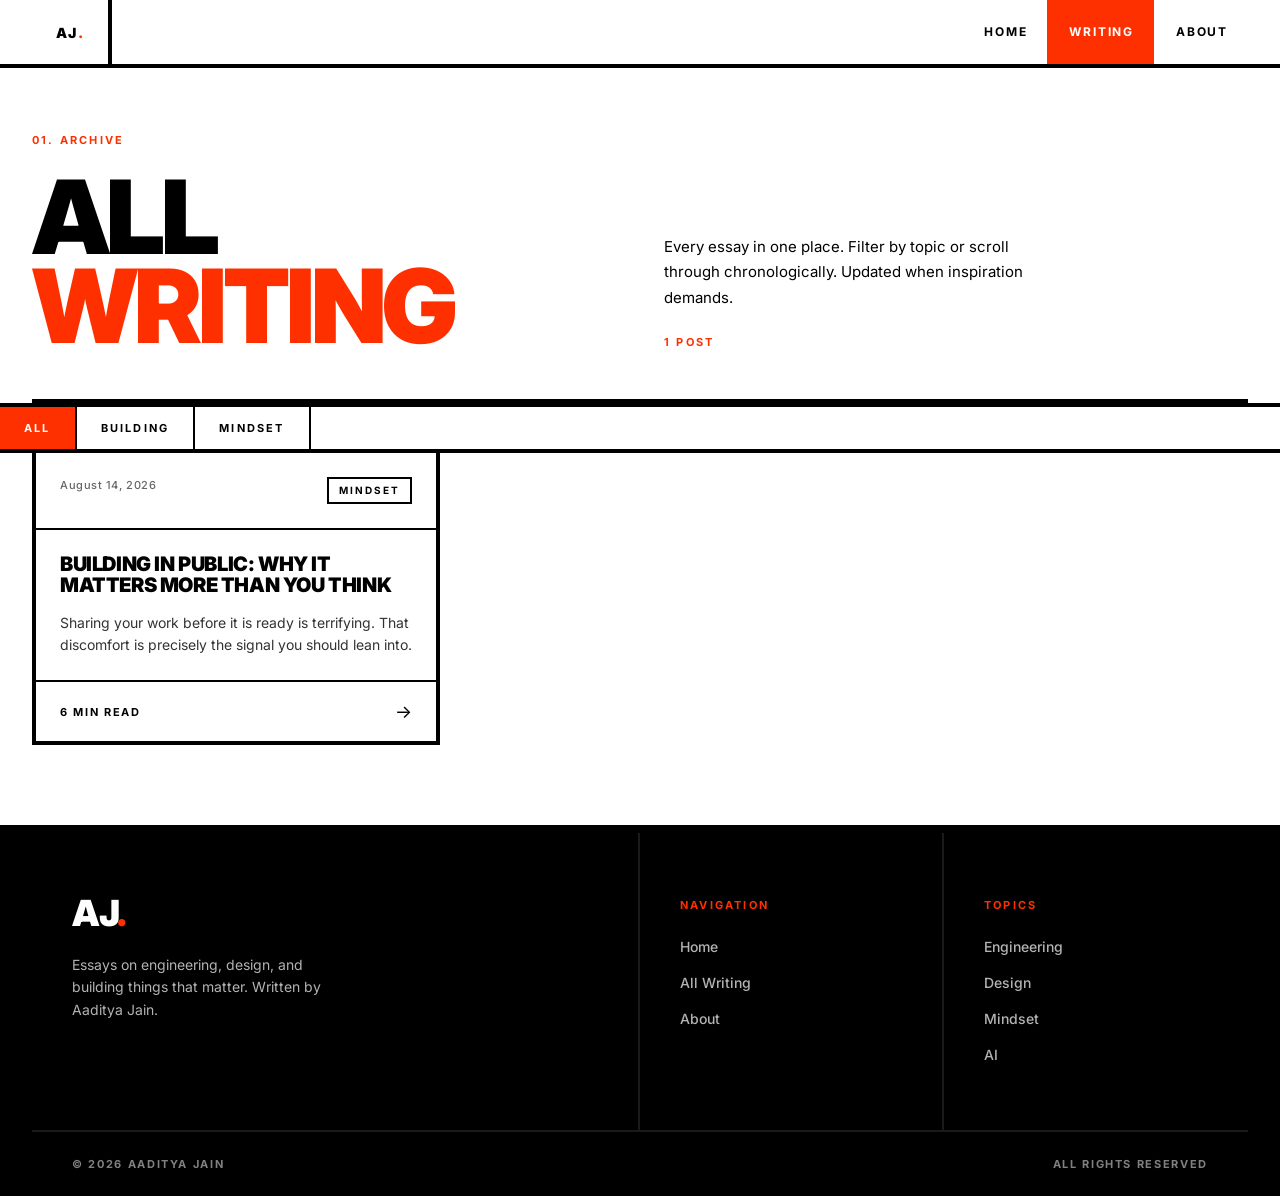
<file: blog.html>
<!DOCTYPE html>
<html lang="en">
<head>
  <meta charset="UTF-8" />
  <meta name="viewport" content="width=device-width, initial-scale=1.0" />
  <meta name="description" content="All writing by Aaditya Jain — essays on engineering, design, AI, and building." />
  <title>Writing — AJ Blog</title>
  <link rel="preconnect" href="https://fonts.googleapis.com" />
  <link rel="preconnect" href="https://fonts.gstatic.com" crossorigin />
  <link href="https://fonts.googleapis.com/css2?family=Inter:wght@400;500;700;900&display=block" rel="stylesheet" />
  <link rel="stylesheet" href="css/style.css" />
</head>
<body>

<!-- ── Navigation ────────────────────────────────────────────────── -->
<nav>
  <div class="container">
    <div class="nav-inner">
      <a href="index.html" class="nav-logo">AJ<span style="color:var(--accent);">.</span></a>
      <ul class="nav-links">
        <li><a href="index.html">Home</a></li>
        <li><a href="blog.html">Writing</a></li>
        <li><a href="about.html">About</a></li>
      </ul>
      <button class="nav-mobile-toggle" id="mobile-toggle" aria-label="Toggle menu">☰</button>
    </div>
    <div class="nav-mobile-menu" id="mobile-menu">
      <a href="index.html">Home</a>
      <a href="blog.html">Writing</a>
      <a href="about.html">About</a>
    </div>
  </div>
</nav>

<!-- ── Page Header ────────────────────────────────────────────────── -->
<div class="container">
  <div style="padding: 64px 0 0; border-bottom: 4px solid #000; display:grid; grid-template-columns: 1fr 1fr; gap: 48px; align-items:end; padding-bottom:48px;">
    <div>
      <span class="section-number">01. Archive</span>
      <h1 style="font-size:clamp(56px,8vw,112px);font-weight:900;text-transform:uppercase;letter-spacing:-0.04em;line-height:.87;">
        All<br />
        <span class="text-accent">Writing</span>
      </h1>
    </div>
    <div style="display:flex;flex-direction:column;justify-content:flex-end;">
      <p style="font-size:15px;line-height:1.7;max-width:380px;margin-bottom:24px;">
        Every essay in one place. Filter by topic or scroll through chronologically. Updated when inspiration demands.
      </p>
      <div class="label" id="post-count" style="color:var(--accent);">Loading…</div>
    </div>
  </div>
</div>

<!-- ── Tag Filter ─────────────────────────────────────────────────── -->
<div class="container" style="padding-left:0;padding-right:0;">
  <div class="tag-filter" id="tag-filter"></div>
</div>

<!-- ── Posts Grid ─────────────────────────────────────────────────── -->
<div class="container">
  <div class="posts-grid" id="posts-grid" style="margin-top:0;border-top:none;"></div>
</div>

<div class="divider" style="margin-top:80px;"></div>

<!-- ── Footer ─────────────────────────────────────────────────────── -->
<footer>
  <div class="container">
    <div class="footer-top">
      <div class="footer-col">
        <div class="footer-logo">AJ<span>.</span></div>
        <p class="footer-desc">Essays on engineering, design, and building things that matter. Written by Aaditya Jain.</p>
      </div>
      <div class="footer-col">
        <div class="footer-col-title">Navigation</div>
        <ul class="footer-links">
          <li><a href="index.html">Home</a></li>
          <li><a href="blog.html">All Writing</a></li>
          <li><a href="about.html">About</a></li>
        </ul>
      </div>
      <div class="footer-col">
        <div class="footer-col-title">Topics</div>
        <ul class="footer-links">
          <li><a href="blog.html?tag=Engineering">Engineering</a></li>
          <li><a href="blog.html?tag=Design">Design</a></li>
          <li><a href="blog.html?tag=Mindset">Mindset</a></li>
          <li><a href="blog.html?tag=AI">AI</a></li>
        </ul>
      </div>
    </div>
    <div class="footer-bottom">
      <span>© 2026 Aaditya Jain</span>
      <span>All rights reserved</span>
    </div>
  </div>
</footer>

<script src="js/data.js"></script>
<script src="js/main.js"></script>
<script>
// Handle URL tag param
window.addEventListener('DOMContentLoaded', () => {
  const params = new URLSearchParams(window.location.search);
  const tag = params.get('tag');
  if (tag) {
    setTimeout(() => {
      const btn = document.querySelector(`.tag-btn[data-tag="${tag}"]`);
      if (btn) btn.click();
    }, 100);
  }
});
</script>
</body>
</html>
</file>
<file: css/style.css>
@import url('https://fonts.googleapis.com/css2?family=Inter:wght@400;500;700;900&display=block');

/* ── Design Tokens ─────────────────────────────────── */
:root {
  --bg: #FFFFFF;
  --fg: #000000;
  --muted: #F2F2F2;
  --accent: #FF3000;
  --border: #000000;
  --font: 'Inter', Helvetica, Arial, sans-serif;
}

/* ── Reset ─────────────────────────────────────────── */
*, *::before, *::after { box-sizing: border-box; margin: 0; padding: 0; }
html { scroll-behavior: smooth; }
body {
  font-family: var(--font);
  background: var(--bg);
  color: var(--fg);
  font-size: 16px;
  line-height: 1.5;
  -webkit-font-smoothing: antialiased;
}
a { color: inherit; text-decoration: none; }
img { display: block; max-width: 100%; }
button { cursor: pointer; font-family: var(--font); }

/* ── Swiss Patterns ────────────────────────────────── */
.swiss-noise {
  background-image: url("data:image/svg+xml,%3Csvg viewBox='0 0 200 200' xmlns='http://www.w3.org/2000/svg'%3E%3Cfilter id='n'%3E%3CfeTurbulence type='fractalNoise' baseFrequency='0.65' numOctaves='3' stitchTiles='stitch'/%3E%3C/filter%3E%3Crect width='100%25' height='100%25' filter='url(%23n)' opacity='0.015'/%3E%3C/svg%3E");
  background-repeat: repeat;
}
.swiss-grid-pattern {
  background-image:
    linear-gradient(to right, rgba(0,0,0,0.03) 1px, transparent 1px),
    linear-gradient(to bottom, rgba(0,0,0,0.03) 1px, transparent 1px);
  background-size: 24px 24px;
}
.swiss-dots {
  background-image: radial-gradient(circle, rgba(0,0,0,0.04) 1.5px, transparent 1.5px);
  background-size: 16px 16px;
}
.swiss-diagonal {
  background-image: repeating-linear-gradient(
    45deg, rgba(0,0,0,0.02) 0px, rgba(0,0,0,0.02) 1px,
    transparent 1px, transparent 10px
  );
}

/* ── Typography ────────────────────────────────────── */
h1, h2, h3, h4, h5, h6 {
  font-weight: 900;
  text-transform: uppercase;
  letter-spacing: -0.03em;
  line-height: 0.9;
}
.label {
  font-size: 11px;
  font-weight: 700;
  text-transform: uppercase;
  letter-spacing: 0.2em;
}
.label-accent { color: var(--accent); }
.section-number {
  font-size: 11px;
  font-weight: 700;
  text-transform: uppercase;
  letter-spacing: 0.2em;
  color: var(--accent);
  display: block;
  margin-bottom: 24px;
}

/* ── Layout ────────────────────────────────────────── */
.container {
  max-width: 1440px;
  margin: 0 auto;
  padding: 0 32px;
}
@media (max-width: 768px) { .container { padding: 0 20px; } }

.divider { width: 100%; height: 4px; background: var(--fg); }
.divider-thin { width: 100%; height: 1px; background: var(--fg); }

/* ── Navigation ────────────────────────────────────── */
nav {
  position: sticky;
  top: 0;
  z-index: 100;
  background: var(--bg);
  border-bottom: 4px solid var(--fg);
}
.nav-inner {
  display: flex;
  align-items: stretch;
  height: 64px;
}
.nav-logo {
  display: flex;
  align-items: center;
  padding: 0 24px;
  border-right: 4px solid var(--fg);
  font-weight: 900;
  font-size: 14px;
  text-transform: uppercase;
  letter-spacing: 0.1em;
  flex-shrink: 0;
  transition: background 0.15s, color 0.15s;
}
.nav-logo:hover { background: var(--fg); color: var(--bg); }
.nav-links {
  display: flex;
  align-items: stretch;
  list-style: none;
  margin-left: auto;
}
.nav-links li { display: flex; }
.nav-links a {
  display: flex;
  align-items: center;
  padding: 0 20px;
  font-weight: 700;
  font-size: 12px;
  text-transform: uppercase;
  letter-spacing: 0.15em;
  border-left: 2px solid transparent;
  transition: background 0.15s, color 0.15s, border-color 0.15s;
}
.nav-links a:hover,
.nav-links a.active {
  background: var(--fg);
  color: var(--bg);
  border-left-color: var(--accent);
}
.nav-links a.active { background: var(--accent); color: var(--bg); }

/* Mobile Nav */
.nav-mobile-toggle {
  display: none;
  align-items: center;
  justify-content: center;
  width: 64px;
  height: 64px;
  border: none;
  border-left: 4px solid var(--fg);
  background: var(--bg);
  font-size: 20px;
  margin-left: auto;
  flex-shrink: 0;
  transition: background 0.15s;
}
.nav-mobile-toggle:hover { background: var(--fg); color: var(--bg); }
.nav-mobile-menu {
  display: none;
  flex-direction: column;
  border-top: 4px solid var(--fg);
  background: var(--bg);
}
.nav-mobile-menu a {
  padding: 16px 20px;
  font-weight: 700;
  font-size: 13px;
  text-transform: uppercase;
  letter-spacing: 0.15em;
  border-bottom: 2px solid var(--fg);
  transition: background 0.15s, color 0.15s;
}
.nav-mobile-menu a:hover { background: var(--accent); color: var(--bg); }
.nav-mobile-menu.open { display: flex; }
@media (max-width: 768px) {
  .nav-links { display: none; }
  .nav-mobile-toggle { display: flex; }
}

/* ── Buttons ───────────────────────────────────────── */
.btn {
  display: inline-flex;
  align-items: center;
  gap: 8px;
  padding: 0 32px;
  height: 52px;
  font-family: var(--font);
  font-weight: 700;
  font-size: 12px;
  text-transform: uppercase;
  letter-spacing: 0.15em;
  border: none;
  cursor: pointer;
  transition: background 0.15s, color 0.15s;
  white-space: nowrap;
}
.btn-primary { background: var(--fg); color: var(--bg); }
.btn-primary:hover { background: var(--accent); color: var(--bg); }
.btn-secondary { background: var(--bg); color: var(--fg); border: 2px solid var(--fg); }
.btn-secondary:hover { background: var(--fg); color: var(--bg); }
.btn-accent { background: var(--accent); color: var(--bg); }
.btn-accent:hover { background: var(--fg); color: var(--bg); }

/* ── Hero ──────────────────────────────────────────── */
.hero {
  display: grid;
  grid-template-columns: 1fr 1fr;
  border-bottom: 4px solid var(--fg);
  min-height: 80vh;
}
.hero-left {
  padding: 80px 64px 80px 0;
  border-right: 4px solid var(--fg);
  display: flex;
  flex-direction: column;
  justify-content: space-between;
}
.hero-right {
  display: flex;
  align-items: center;
  justify-content: center;
  background: var(--muted);
  position: relative;
  overflow: hidden;
  min-height: 400px;
}
.hero-display {
  font-size: clamp(72px, 10vw, 160px);
  font-weight: 900;
  text-transform: uppercase;
  letter-spacing: -0.04em;
  line-height: 0.85;
  margin-bottom: 48px;
}
.hero-display span.accent { color: var(--accent); }
.hero-sub {
  font-size: 15px;
  font-weight: 400;
  line-height: 1.6;
  max-width: 420px;
  margin-bottom: 40px;
  text-transform: none;
  letter-spacing: 0;
}
.hero-meta {
  display: flex;
  gap: 32px;
  font-size: 11px;
  font-weight: 700;
  text-transform: uppercase;
  letter-spacing: 0.2em;
}
.hero-meta-item span { display: block; color: var(--accent); font-size: 24px; font-weight: 900; letter-spacing: -0.02em; margin-bottom: 4px; }

/* Hero Composition */
.hero-composition {
  position: relative;
  width: 100%;
  height: 100%;
  display: flex;
  align-items: center;
  justify-content: center;
}
.comp-block {
  position: absolute;
  border: 4px solid var(--fg);
  background: var(--bg);
}
.comp-block-1 { width: 180px; height: 180px; top: 20%; left: 15%; background: var(--fg); }
.comp-block-2 { width: 100px; height: 100px; top: 15%; right: 20%; background: var(--accent); }
.comp-block-3 { width: 240px; height: 4px; bottom: 35%; left: 10%; background: var(--fg); border: none; }
.comp-circle { position: absolute; width: 120px; height: 120px; border-radius: 50%; border: 4px solid var(--fg); background: var(--bg); bottom: 20%; right: 15%; }
.comp-text { position: absolute; font-size: 120px; font-weight: 900; color: rgba(0,0,0,0.04); top: 50%; left: 50%; transform: translate(-50%, -50%); white-space: nowrap; text-transform: uppercase; }

@media (max-width: 1024px) {
  .hero { grid-template-columns: 1fr; }
  .hero-left { padding: 60px 0; border-right: none; border-bottom: 4px solid var(--fg); }
  .hero-right { min-height: 300px; }
}
@media (max-width: 768px) {
  .hero-display { font-size: 56px; }
  .hero-left { padding: 40px 0; }
}

/* ── Post Cards ────────────────────────────────────── */
.posts-grid {
  display: grid;
  grid-template-columns: repeat(3, 1fr);
  border-left: 4px solid var(--fg);
}
.posts-grid-2 { grid-template-columns: repeat(2, 1fr); }
@media (max-width: 1024px) { .posts-grid { grid-template-columns: repeat(2, 1fr); } }
@media (max-width: 640px) { .posts-grid, .posts-grid-2 { grid-template-columns: 1fr; } }

.post-card {
  border-right: 4px solid var(--fg);
  border-bottom: 4px solid var(--fg);
  transition: background 0.2s, color 0.2s;
  display: flex;
  flex-direction: column;
}
.post-card:hover { background: var(--fg); color: var(--bg); }
.post-card:hover .post-card-tag { background: var(--accent); color: var(--bg); border-color: var(--accent); }
.post-card:hover .post-card-arrow { color: var(--bg); }

.post-card-header {
  padding: 24px;
  border-bottom: 2px solid currentColor;
  display: flex;
  justify-content: space-between;
  align-items: flex-start;
  gap: 12px;
}
.post-card-tag {
  font-size: 10px;
  font-weight: 700;
  text-transform: uppercase;
  letter-spacing: 0.2em;
  padding: 4px 10px;
  border: 2px solid var(--fg);
  white-space: nowrap;
  flex-shrink: 0;
  transition: background 0.2s, color 0.2s, border-color 0.2s;
}
.post-card-date {
  font-size: 11px;
  font-weight: 500;
  opacity: 0.6;
  letter-spacing: 0.05em;
}
.post-card-body { padding: 24px; flex: 1; display: flex; flex-direction: column; }
.post-card-title {
  font-size: 20px;
  font-weight: 900;
  text-transform: uppercase;
  letter-spacing: -0.02em;
  line-height: 1.05;
  margin-bottom: 16px;
}
.post-card-excerpt {
  font-size: 14px;
  font-weight: 400;
  line-height: 1.6;
  opacity: 0.8;
  flex: 1;
  text-transform: none;
  letter-spacing: 0;
}
.post-card-footer {
  padding: 16px 24px;
  border-top: 2px solid currentColor;
  display: flex;
  justify-content: space-between;
  align-items: center;
}
.post-card-read {
  font-size: 11px;
  font-weight: 700;
  text-transform: uppercase;
  letter-spacing: 0.15em;
}
.post-card-arrow {
  font-size: 18px;
  transition: transform 0.2s;
}
.post-card:hover .post-card-arrow { transform: translateX(4px); }

/* Featured post (large) */
.post-featured {
  grid-column: span 2;
  display: grid;
  grid-template-columns: 5fr 3fr;
  border-right: 4px solid var(--fg);
  border-bottom: 4px solid var(--fg);
}
@media (max-width: 768px) {
  .post-featured { grid-column: span 1; grid-template-columns: 1fr; }
}
.post-featured-body {
  padding: 40px;
  border-right: 2px solid currentColor;
  display: flex;
  flex-direction: column;
  transition: background 0.2s, color 0.2s;
}
.post-featured-sidebar {
  padding: 40px 24px;
  background: var(--muted);
  display: flex;
  flex-direction: column;
  justify-content: flex-end;
  transition: background 0.2s, color 0.2s;
}
.post-featured:hover .post-featured-body { background: var(--fg); color: var(--bg); }
.post-featured:hover .post-featured-sidebar { background: var(--accent); color: var(--bg); }
.post-featured-title {
  font-size: clamp(28px, 3vw, 44px);
  font-weight: 900;
  text-transform: uppercase;
  letter-spacing: -0.03em;
  line-height: 0.92;
  margin-bottom: 24px;
  flex: 1;
}

/* ── Tag Filter ────────────────────────────────────── */
.tag-filter {
  display: flex;
  flex-wrap: wrap;
  gap: 0;
  border-bottom: 4px solid var(--fg);
  border-top: 4px solid var(--fg);
  overflow-x: auto;
}
.tag-btn {
  padding: 14px 24px;
  font-family: var(--font);
  font-size: 11px;
  font-weight: 700;
  text-transform: uppercase;
  letter-spacing: 0.2em;
  background: var(--bg);
  border: none;
  border-right: 2px solid var(--fg);
  cursor: pointer;
  white-space: nowrap;
  transition: background 0.15s, color 0.15s;
}
.tag-btn:hover { background: var(--fg); color: var(--bg); }
.tag-btn.active { background: var(--accent); color: var(--bg); }

/* ── Sections ──────────────────────────────────────── */
.section { padding: 96px 0; }
.section-sm { padding: 64px 0; }
.section-header {
  display: grid;
  grid-template-columns: 1fr 1fr;
  gap: 48px;
  margin-bottom: 64px;
  align-items: end;
}
.section-title {
  font-size: clamp(48px, 6vw, 96px);
  font-weight: 900;
  text-transform: uppercase;
  letter-spacing: -0.04em;
  line-height: 0.87;
}
@media (max-width: 768px) {
  .section { padding: 60px 0; }
  .section-header { grid-template-columns: 1fr; gap: 24px; margin-bottom: 40px; }
}

/* ── About Strip ───────────────────────────────────── */
.about-strip {
  display: grid;
  grid-template-columns: 1fr 2fr 1fr;
  border-top: 4px solid var(--fg);
  border-bottom: 4px solid var(--fg);
}
.about-strip > * {
  padding: 64px 48px;
  border-right: 4px solid var(--fg);
}
.about-strip > *:last-child { border-right: none; }
@media (max-width: 1024px) {
  .about-strip { grid-template-columns: 1fr; }
  .about-strip > * { border-right: none; border-bottom: 4px solid var(--fg); }
  .about-strip > *:last-child { border-bottom: none; }
}

/* ── Post Reader ───────────────────────────────────── */
.post-reader { max-width: 760px; }
.post-reader-header {
  padding: 80px 0 48px;
  border-bottom: 4px solid var(--fg);
  margin-bottom: 64px;
}
.post-reader-title {
  font-size: clamp(40px, 6vw, 88px);
  font-weight: 900;
  text-transform: uppercase;
  letter-spacing: -0.04em;
  line-height: 0.87;
  margin-bottom: 32px;
}
.post-reader-meta {
  display: flex;
  gap: 32px;
  flex-wrap: wrap;
  font-size: 12px;
  font-weight: 700;
  text-transform: uppercase;
  letter-spacing: 0.15em;
}
.post-reader-meta .accent { color: var(--accent); }

/* Post body prose */
.prose { font-size: 17px; line-height: 1.75; font-weight: 400; }
.prose h2 { font-size: clamp(24px, 3vw, 36px); font-weight: 900; text-transform: uppercase; letter-spacing: -0.02em; line-height: 1; margin: 56px 0 20px; border-top: 4px solid var(--fg); padding-top: 24px; }
.prose h3 { font-size: 18px; font-weight: 700; text-transform: uppercase; letter-spacing: 0.05em; margin: 36px 0 12px; }
.prose p { margin-bottom: 24px; }
.prose ul, .prose ol { padding-left: 24px; margin-bottom: 24px; }
.prose li { margin-bottom: 8px; }
.prose blockquote { border-left: 4px solid var(--accent); padding: 16px 24px; margin: 32px 0; background: var(--muted); font-weight: 700; font-style: normal; font-size: 19px; }
.prose code { background: var(--muted); padding: 2px 6px; font-family: 'Courier New', monospace; font-size: 14px; border: 1px solid rgba(0,0,0,0.15); }
.prose pre { background: var(--fg); color: var(--bg); padding: 24px; margin: 32px 0; overflow-x: auto; }
.prose pre code { background: none; border: none; color: var(--bg); font-size: 14px; }
.prose a { border-bottom: 2px solid var(--accent); color: var(--accent); transition: background 0.15s; }
.prose a:hover { background: var(--accent); color: var(--bg); }
.prose strong { font-weight: 900; }
.prose hr { border: none; border-top: 4px solid var(--fg); margin: 48px 0; }

/* ── Two-col layout ────────────────────────────────── */
.two-col {
  display: grid;
  grid-template-columns: 2fr 1fr;
  gap: 0;
  border-top: 4px solid var(--fg);
}
.two-col > * { border-right: 4px solid var(--fg); }
.two-col > *:last-child { border-right: none; }
@media (max-width: 1024px) { .two-col { grid-template-columns: 1fr; } .two-col > * { border-right: none; border-bottom: 4px solid var(--fg); } }

/* ── Sidebar ───────────────────────────────────────── */
.sidebar { padding: 40px 32px; }
.sidebar-section { margin-bottom: 48px; }
.sidebar-title { font-size: 11px; font-weight: 700; text-transform: uppercase; letter-spacing: 0.2em; color: var(--accent); margin-bottom: 16px; padding-bottom: 12px; border-bottom: 2px solid var(--fg); }
.sidebar-tags { display: flex; flex-wrap: wrap; gap: 8px; }
.sidebar-tag { font-size: 11px; font-weight: 700; text-transform: uppercase; letter-spacing: 0.1em; padding: 6px 12px; border: 2px solid var(--fg); cursor: pointer; transition: background 0.15s, color 0.15s; }
.sidebar-tag:hover { background: var(--fg); color: var(--bg); }

/* ── Footer ────────────────────────────────────────── */
footer {
  background: var(--fg);
  color: var(--bg);
  border-top: 4px solid var(--fg);
}
.footer-top {
  display: grid;
  grid-template-columns: 2fr 1fr 1fr;
  gap: 0;
  border-bottom: 2px solid rgba(255,255,255,0.1);
}
.footer-col {
  padding: 64px 40px;
  border-right: 2px solid rgba(255,255,255,0.1);
}
.footer-col:last-child { border-right: none; }
.footer-logo {
  font-size: 36px;
  font-weight: 900;
  text-transform: uppercase;
  letter-spacing: -0.04em;
  line-height: 0.9;
  margin-bottom: 24px;
}
.footer-logo span { color: var(--accent); }
.footer-desc { font-size: 14px; font-weight: 400; line-height: 1.6; opacity: 0.7; max-width: 280px; }
.footer-col-title { font-size: 11px; font-weight: 700; text-transform: uppercase; letter-spacing: 0.2em; color: var(--accent); margin-bottom: 20px; }
.footer-links { list-style: none; display: flex; flex-direction: column; gap: 12px; }
.footer-links a { font-size: 14px; font-weight: 500; opacity: 0.7; transition: opacity 0.15s, color 0.15s; }
.footer-links a:hover { opacity: 1; color: var(--accent); }
.footer-bottom { padding: 24px 40px; display: flex; justify-content: space-between; align-items: center; font-size: 11px; font-weight: 700; text-transform: uppercase; letter-spacing: 0.15em; opacity: 0.5; }
@media (max-width: 1024px) { .footer-top { grid-template-columns: 1fr 1fr; } }
@media (max-width: 640px) { .footer-top { grid-template-columns: 1fr; } .footer-col { border-right: none; border-bottom: 2px solid rgba(255,255,255,0.1); padding: 40px 24px; } .footer-bottom { flex-direction: column; gap: 8px; text-align: center; } }

/* ── About Page ────────────────────────────────────── */
.about-hero {
  display: grid;
  grid-template-columns: 3fr 2fr;
  border-bottom: 4px solid var(--fg);
  min-height: 60vh;
}
.about-hero-left { padding: 80px 64px 80px 0; border-right: 4px solid var(--fg); display: flex; flex-direction: column; justify-content: space-between; }
.about-hero-right { background: var(--muted); display: flex; align-items: center; justify-content: center; position: relative; overflow: hidden; }
.about-portrait-box { width: 280px; height: 320px; background: var(--fg); position: relative; }
.about-portrait-box::after { content: 'AJ'; position: absolute; top: 50%; left: 50%; transform: translate(-50%,-50%); font-size: 96px; font-weight: 900; color: var(--bg); letter-spacing: -0.04em; }
@media (max-width: 1024px) { .about-hero { grid-template-columns: 1fr; } .about-hero-left { padding: 60px 0; border-right: none; border-bottom: 4px solid var(--fg); } .about-hero-right { min-height: 300px; } }

/* ── Utilities ─────────────────────────────────────── */
.text-accent { color: var(--accent); }
.text-muted { opacity: 0.6; }
.bg-muted { background: var(--muted); }
.bg-fg { background: var(--fg); color: var(--bg); }
.bg-accent { background: var(--accent); color: var(--bg); }
.border-b-4 { border-bottom: 4px solid var(--fg); }
.border-t-4 { border-top: 4px solid var(--fg); }
.uppercase { text-transform: uppercase; }
.font-black { font-weight: 900; }
.font-bold { font-weight: 700; }
.flex { display: flex; }
.items-center { align-items: center; }
.justify-between { justify-content: space-between; }
.gap-8 { gap: 8px; }
.gap-16 { gap: 16px; }
.mb-8 { margin-bottom: 8px; }
.mb-16 { margin-bottom: 16px; }
.mb-24 { margin-bottom: 24px; }
.mb-40 { margin-bottom: 40px; }
.mt-24 { margin-top: 24px; }

/* ── Empty / Not Found ─────────────────────────────── */
.empty-state { text-align: center; padding: 96px 24px; }
.empty-state h2 { font-size: 48px; font-weight: 900; text-transform: uppercase; letter-spacing: -0.03em; margin-bottom: 16px; }
.empty-state p { font-size: 16px; opacity: 0.6; }

/* ── Animations ────────────────────────────────────── */
@keyframes fadeIn { from { opacity: 0; transform: translateY(8px); } to { opacity: 1; transform: translateY(0); } }
.fade-in { animation: fadeIn 0.3s ease-out forwards; }
@media (prefers-reduced-motion: reduce) { .fade-in { animation: none; } }
</file>
